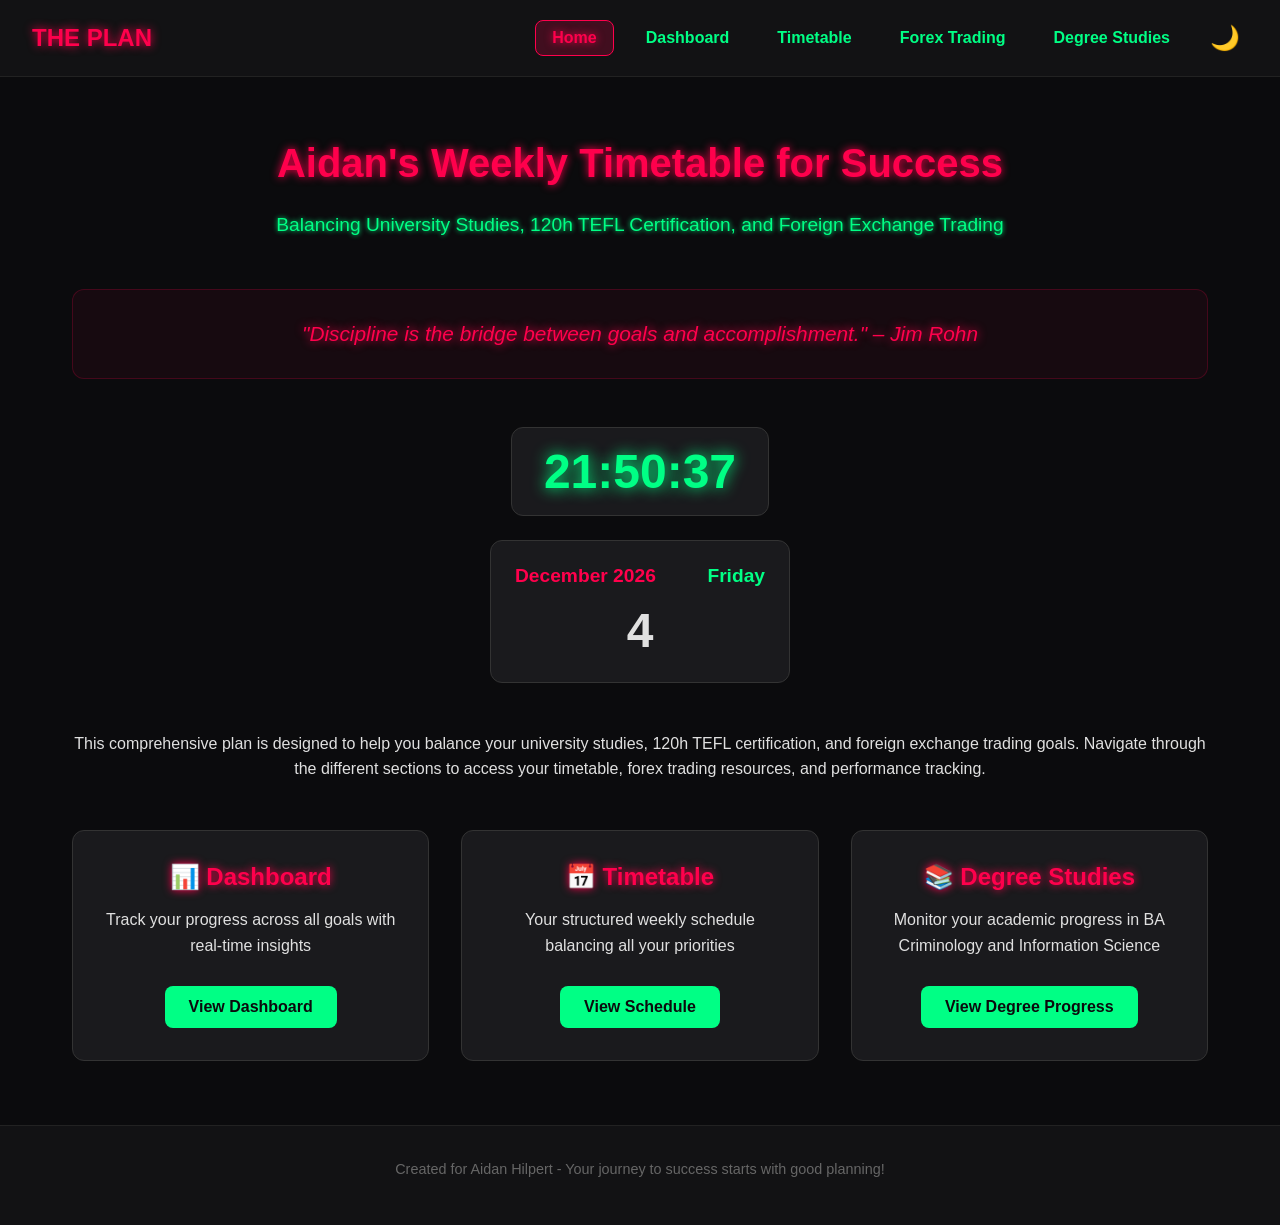
<file: index.html>
<!DOCTYPE html>
<html lang="en">
<head>
    <meta charset="UTF-8">
    <meta name="viewport" content="width=device-width, initial-scale=1.0">
    <title>Aidan's Weekly Timetable for Success</title>
    <link rel="stylesheet" href="style.css">
    <script src="script.js" defer></script>
</head>
<body>
    <header>
        <div class="logo">THE PLAN</div>
        <nav>
            <a href="index.html" class="nav-link active">Home</a>
            <a href="dashboard.html" class="nav-link">Dashboard</a>
            <a href="timetable.html" class="nav-link">Timetable</a>
            <a href="forex.html" class="nav-link">Forex Trading</a>
            <a href="degree.html" class="nav-link">Degree Studies</a>
            <button id="darkModeToggle">🌙</button>
        </nav>
    </header>

    <div class="container">
        <main class="home-main">
            <h1>Aidan's Weekly Timetable for Success</h1>
            <p class="subtitle">Balancing University Studies, 120h TEFL Certification, and Foreign Exchange Trading</p>
            
            <div class="quote-container" id="quoteContainer">
                <div class="quote-text">"Discipline is the bridge between goals and accomplishment." – Jim Rohn</div>
            </div>

            <section class="datetime-section">
                <div class="clock-container">
                    <span id="liveClock"></span>
                </div>
                <div class="calendar-container">
                    <div id="calendar"></div>
                </div>
            </section>
            
            <section class="intro">
                <p>This comprehensive plan is designed to help you balance your university studies, 120h TEFL certification, and foreign exchange trading goals. Navigate through the different sections to access your timetable, forex trading resources, and performance tracking.</p>
                
                <div class="home-features">
                    <div class="feature-card">
                        <h3>📊 Dashboard</h3>
                        <p>Track your progress across all goals with real-time insights</p>
                        <a href="dashboard.html" class="feature-link">View Dashboard</a>
                    </div>
                    
                    <div class="feature-card">
                        <h3>📅 Timetable</h3>
                        <p>Your structured weekly schedule balancing all your priorities</p>
                        <a href="timetable.html" class="feature-link">View Schedule</a>
                    </div>
                    

                    
                    <div class="feature-card">
                        <h3>📚 Degree Studies</h3>
                        <p>Monitor your academic progress in BA Criminology and Information Science</p>
                        <a href="degree.html" class="feature-link">View Degree Progress</a>
                    </div>
                </div>
            </section>
        </main>

        <footer>
            <p>Created for Aidan Hilpert - Your journey to success starts with good planning!</p>
        </footer>
    </div>
</body>
</html>
</file>
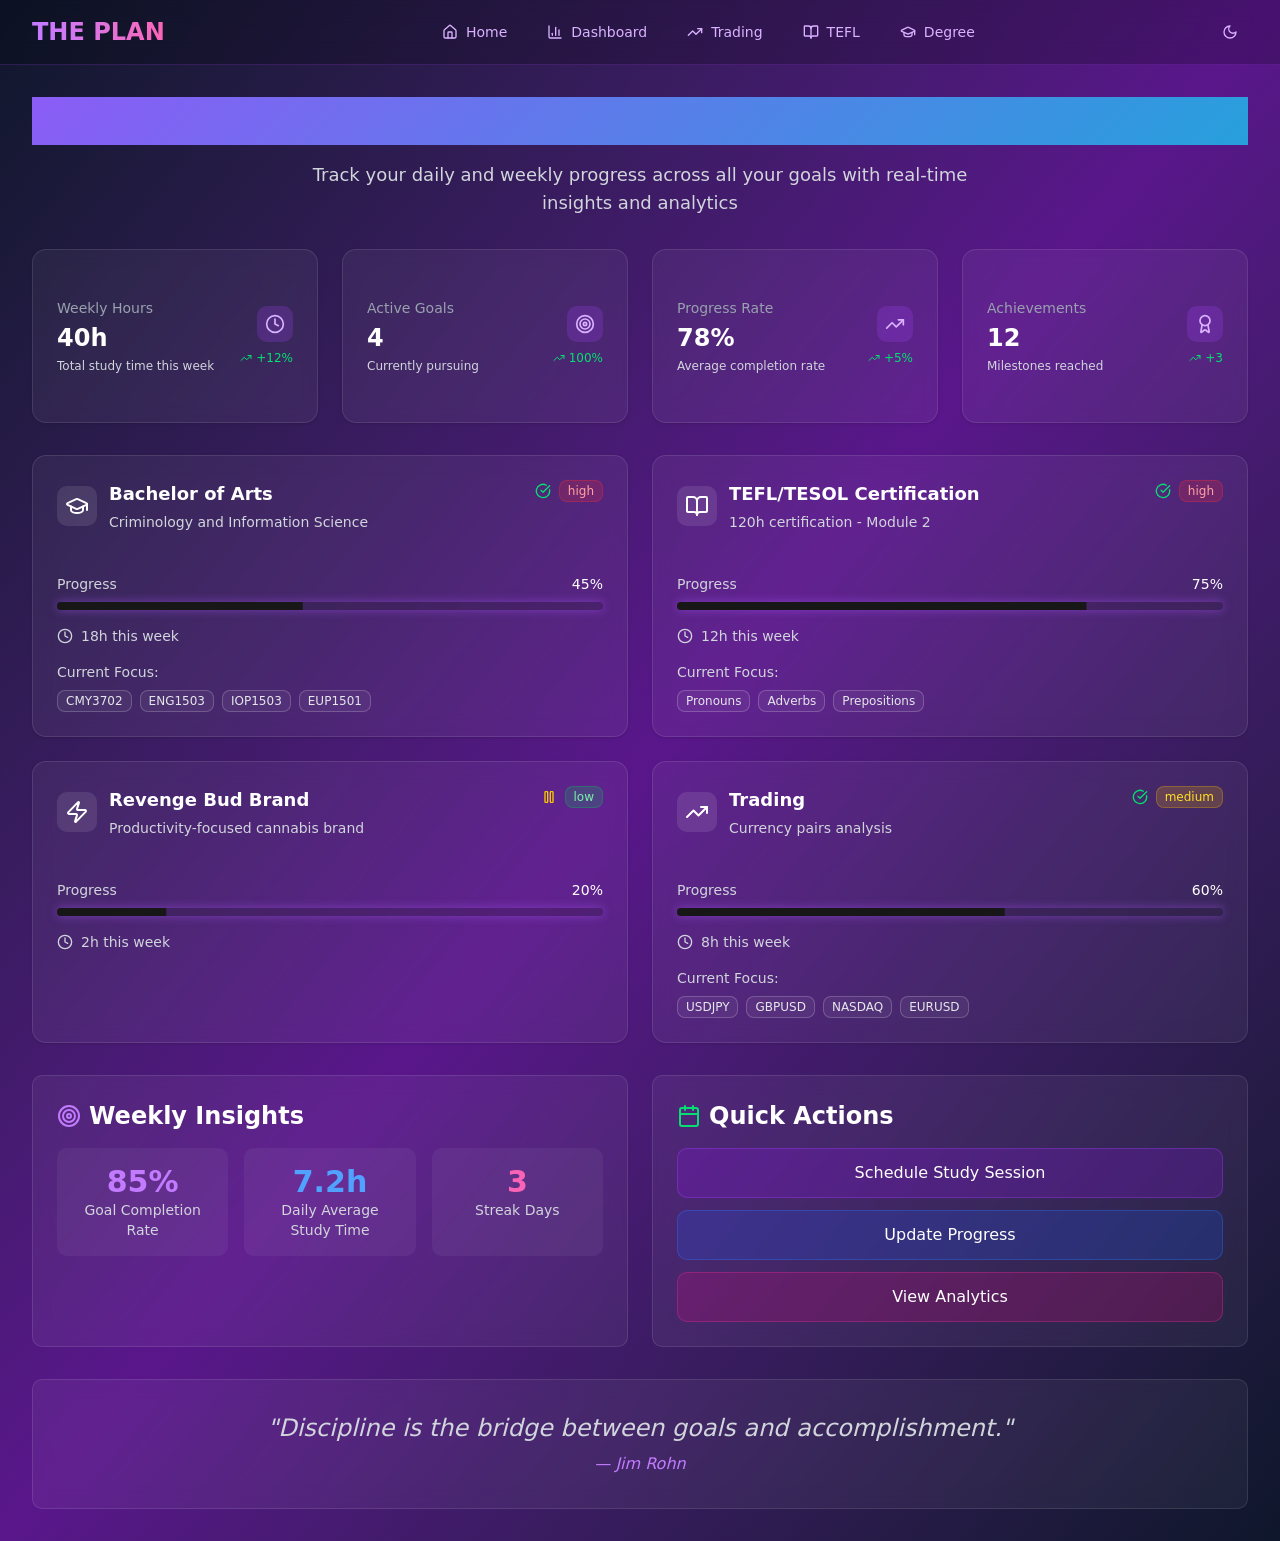
<file: dashboard.html>
<!doctype html>
<html lang="en">
  <head>
    <meta charset="UTF-8" />
    <link rel="icon" type="image/x-icon" href="/favicon.ico" />
    <meta name="viewport" content="width=device-width, initial-scale=1.0" />
    <title>Aidan's Progress Dashboard - THE PLAN</title>
    <script type="module" crossorigin src="/assets/index-BV8Q9hYt.js"></script>
    <link rel="stylesheet" crossorigin href="/assets/index-Di3t7HfI.css">
  </head>
  <body>
    <div id="root"></div>
  </body>
</html>
</file>
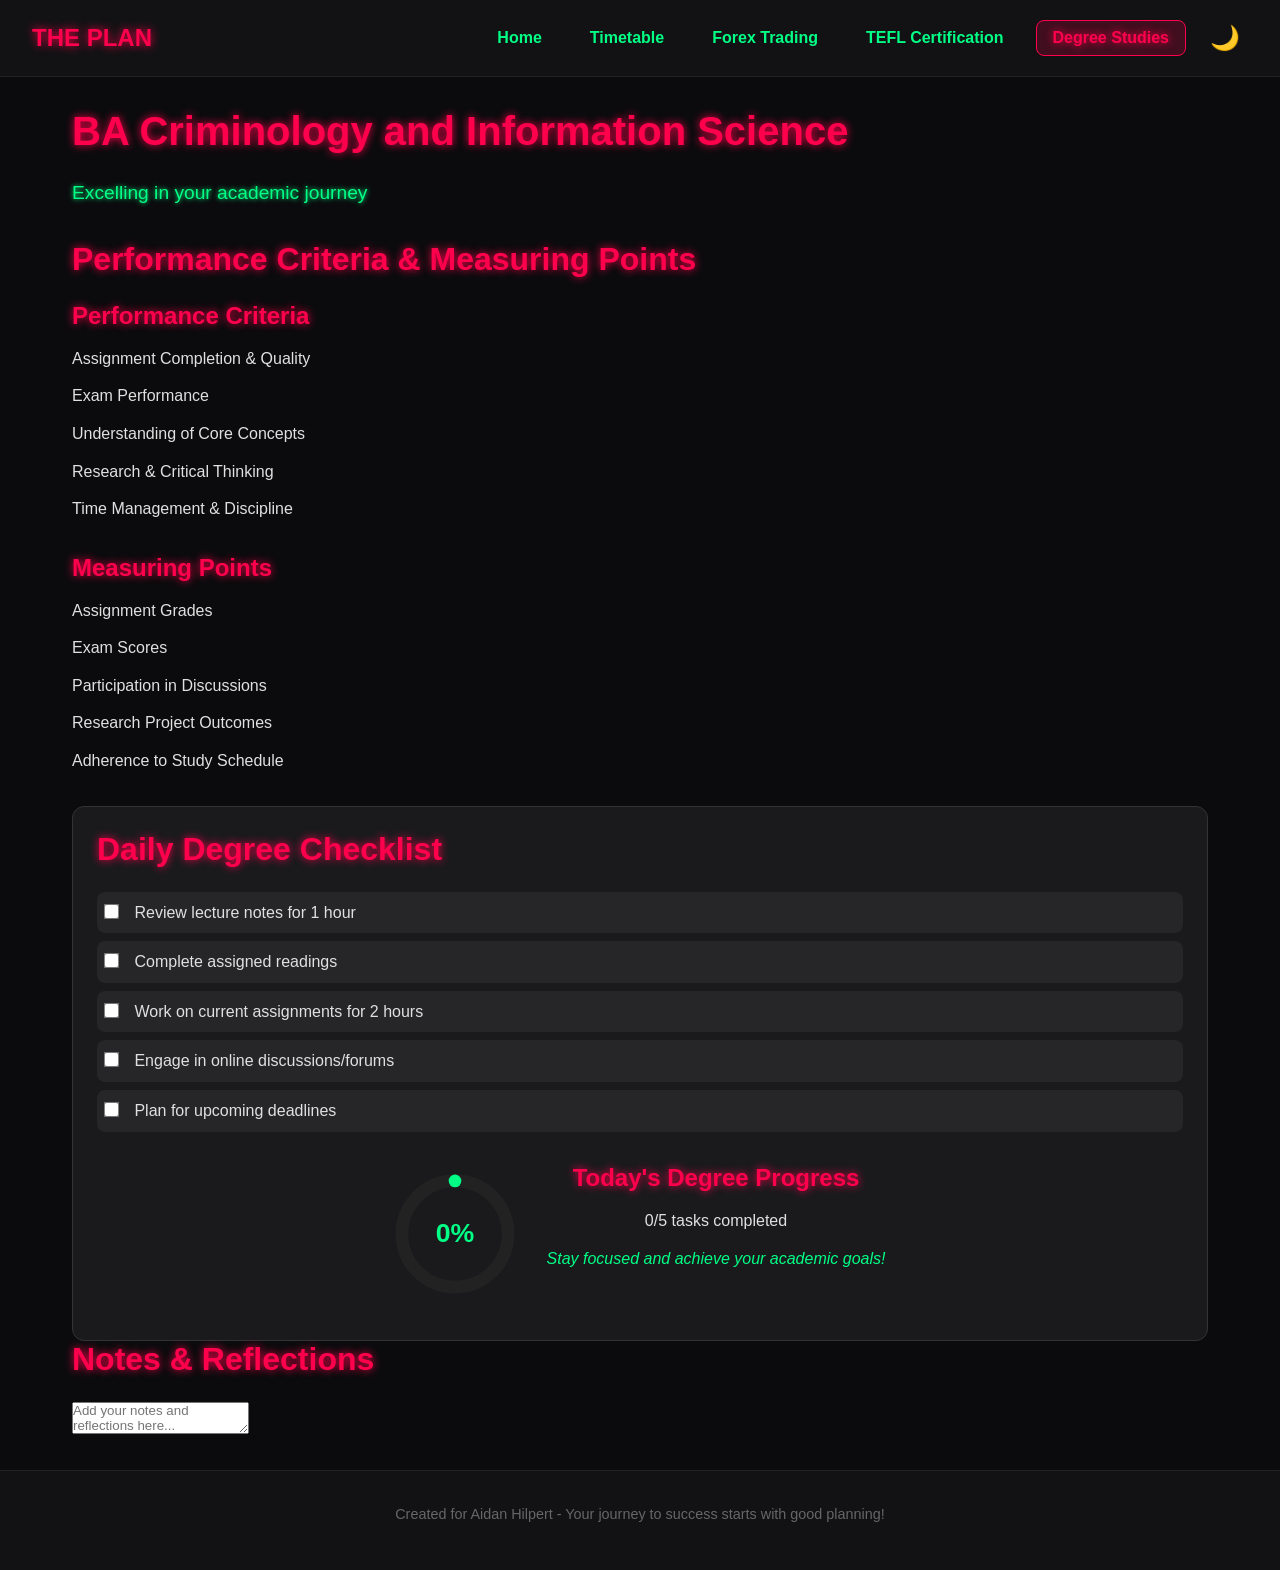
<file: degree.html>
<!DOCTYPE html>
<html lang="en">
<head>
    <meta charset="UTF-8">
    <meta name="viewport" content="width=device-width, initial-scale=1.0">
    <title>BA Criminology and Information Science - Aidan's Success Plan</title>
    <link rel="stylesheet" href="style.css">
    <script src="script.js" defer></script>
</head>
<body>
    <header>
        <div class="logo">THE PLAN</div>
        <nav>
            <a href="index.html" class="nav-link">Home</a>
            <a href="timetable.html" class="nav-link">Timetable</a>
            <a href="forex.html" class="nav-link">Forex Trading</a>
            <a href="tefl.html" class="nav-link">TEFL Certification</a>
            <a href="degree.html" class="nav-link active">Degree Studies</a>
            <button id="darkModeToggle">🌙</button>
        </nav>
    </header>

    <main>
        <section class="hero">
            <h1>BA Criminology and Information Science</h1>
            <p class="subtitle">Excelling in your academic journey</p>
        </section>

        <section class="content-section">
            <h2>Performance Criteria & Measuring Points</h2>
            <div class="criteria-grid">
                <div class="card">
                    <h3>Performance Criteria</h3>
                    <ul>
                        <li>Assignment Completion & Quality</li>
                        <li>Exam Performance</li>
                        <li>Understanding of Core Concepts</li>
                        <li>Research & Critical Thinking</li>
                        <li>Time Management & Discipline</li>
                    </ul>
                </div>
                <div class="card">
                    <h3>Measuring Points</h3>
                    <ul>
                        <li>Assignment Grades</li>
                        <li>Exam Scores</li>
                        <li>Participation in Discussions</li>
                        <li>Research Project Outcomes</li>
                        <li>Adherence to Study Schedule</li>
                    </ul>
                </div>
            </div>
        </section>

        <section class="checklist-section">
            <h2>Daily Degree Checklist</h2>
            <ul class="task-list" id="degreeTaskList">
                <li><label><input type="checkbox" class="degree-task" data-group="degree"> Review lecture notes for 1 hour</label></li>
                <li><label><input type="checkbox" class="degree-task" data-group="degree"> Complete assigned readings</label></li>
                <li><label><input type="checkbox" class="degree-task" data-group="degree"> Work on current assignments for 2 hours</label></li>
                <li><label><input type="checkbox" class="degree-task" data-group="degree"> Engage in online discussions/forums</label></li>
                <li><label><input type="checkbox" class="degree-task" data-group="degree"> Plan for upcoming deadlines</label></li>
            </ul>
            <div class="progress-summary">
                <div class="progress-circle">
                    <svg viewBox="0 0 36 36" class="circular-chart">
                        <path class="circle-bg" d="M18 2.0845 a 15.9155 15.9155 0 0 1 0 31.831 a 15.9155 15.9155 0 0 1 0 -31.831"/>
                        <path class="circle" stroke-dasharray="0, 100" d="M18 2.0845 a 15.9155 15.9155 0 0 1 0 31.831 a 15.9155 15.9155 0 0 1 0 -31.831"/>
                        <text x="18" y="20.35" class="percentage" id="degreeProgressPercent">0%</text>
                    </svg>
                </div>
                <div class="progress-text">
                    <h3>Today's Degree Progress</h3>
                    <p id="degreeTasksCompleted">0/5 tasks completed</p>
                    <p class="progress-motivation">Stay focused and achieve your academic goals!</p>
                </div>
            </div>
        </section>

        <section class="notes-section">
            <h2>Notes & Reflections</h2>
            <textarea class="notes-area" data-group="degree-notes" placeholder="Add your notes and reflections here..."></textarea>
        </section>
    </main>

    <footer>
        <p>Created for Aidan Hilpert - Your journey to success starts with good planning!</p>
    </footer>
</body>
</html>
</file>
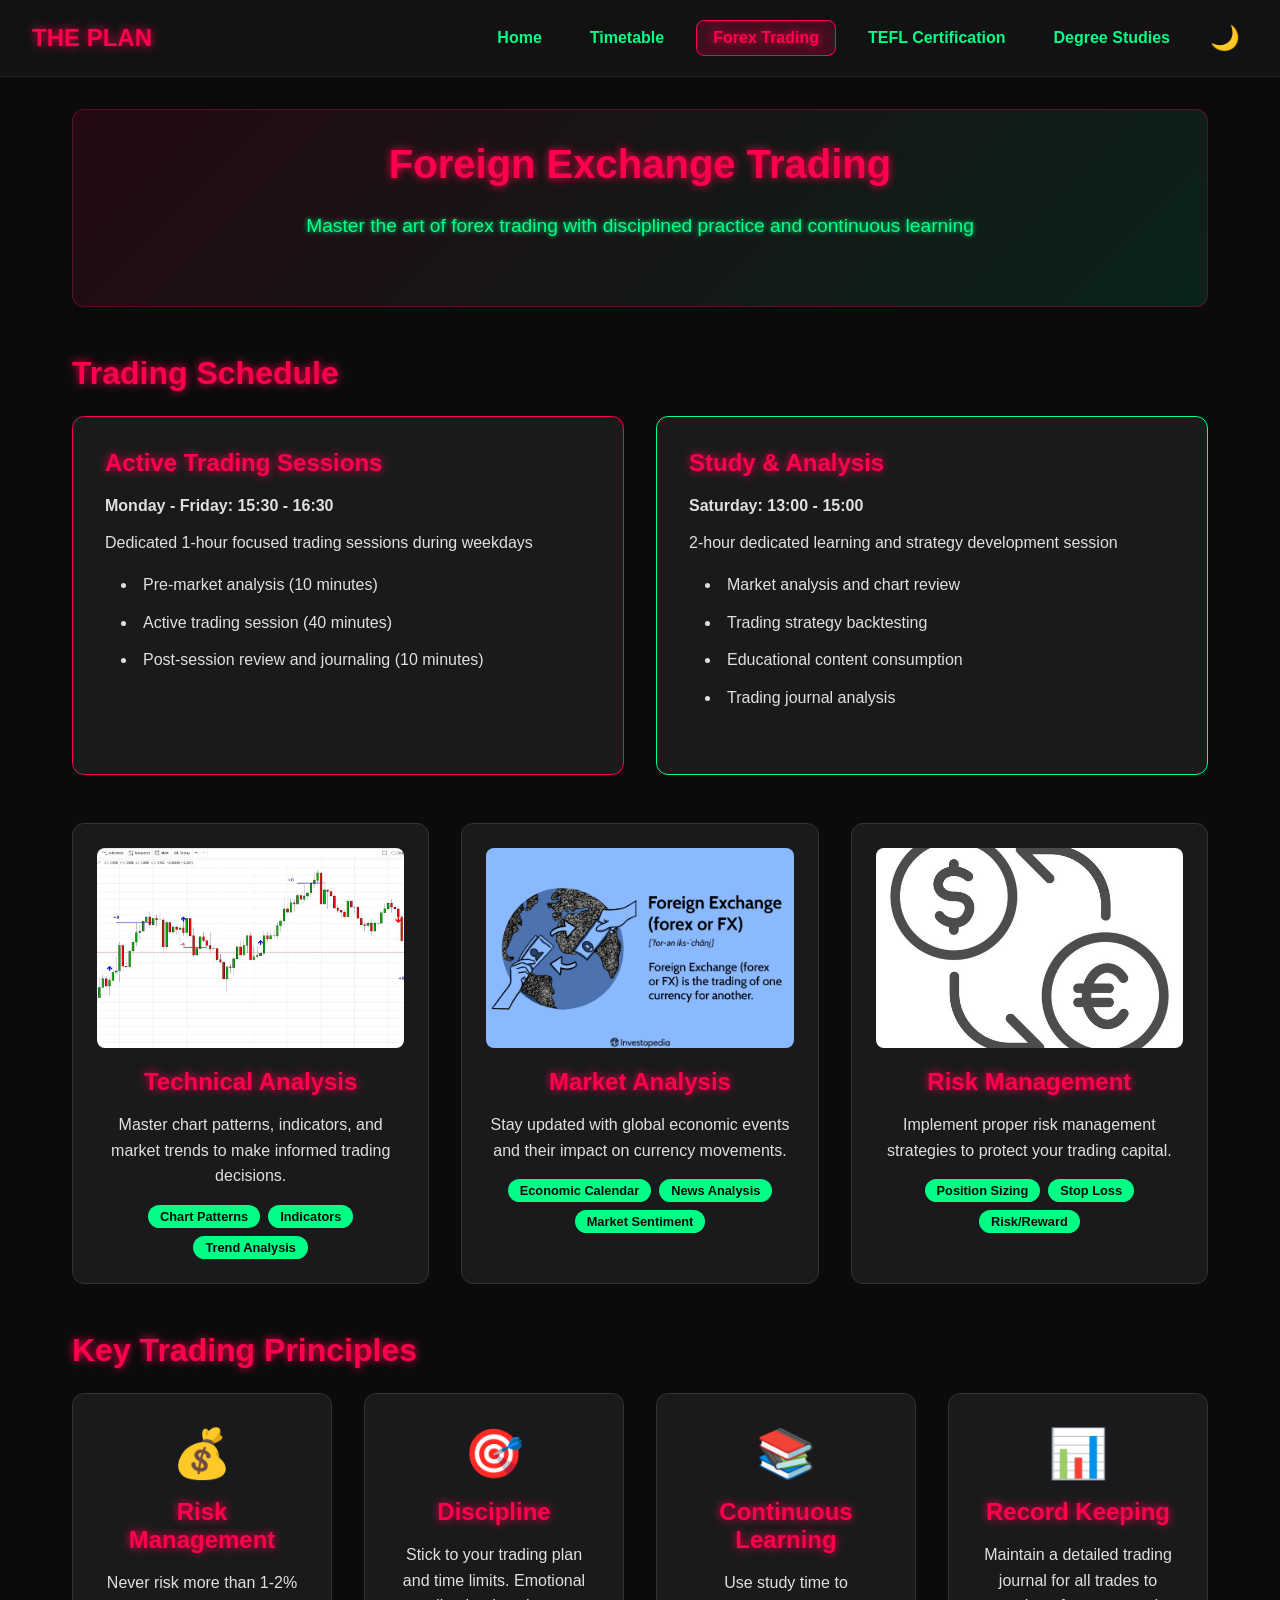
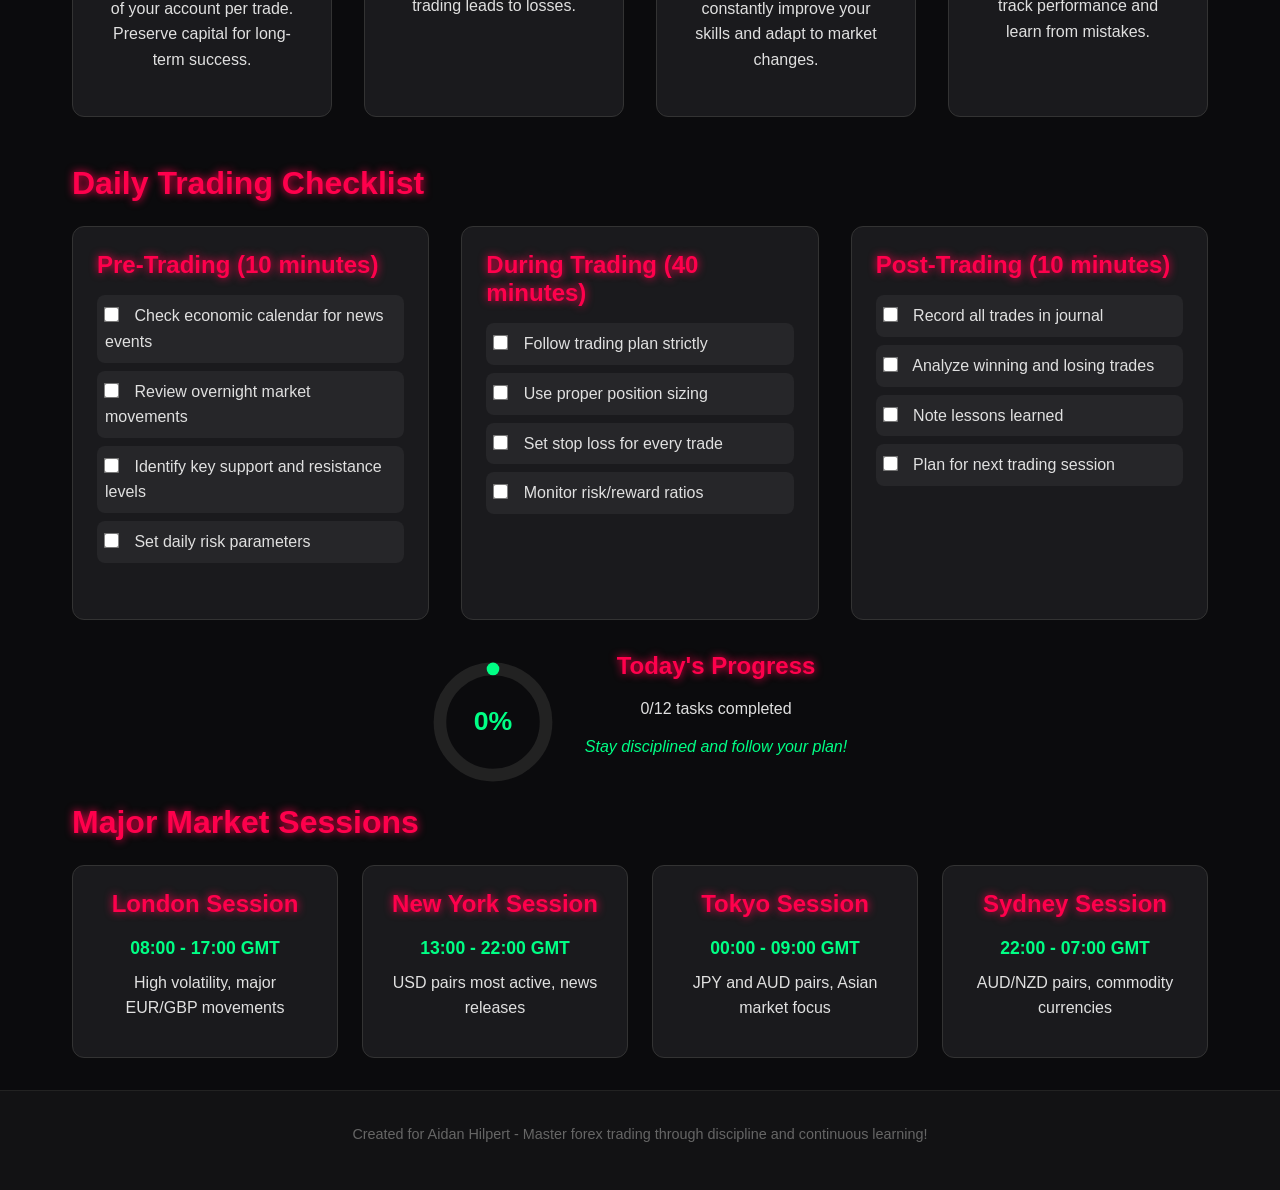
<file: forex.html>
<!DOCTYPE html>
<html lang="en">
<head>
    <meta charset="UTF-8">
    <meta name="viewport" content="width=device-width, initial-scale=1.0">
    <title>Foreign Exchange Trading - Aidan's Success Plan</title>
    <link rel="stylesheet" href="style.css">
    <script src="script.js" defer></script>
</head>
<body>
    <header>
        <div class="logo">THE PLAN</div>
        <nav>
            <a href="index.html" class="nav-link">Home</a>
            <a href="timetable.html" class="nav-link">Timetable</a>
            <a href="forex.html" class="nav-link active">Forex Trading</a>
            <a href="tefl.html" class="nav-link">TEFL Certification</a>
            <a href="degree.html" class="nav-link">Degree Studies</a>
            <button id="darkModeToggle">🌙</button>
        </nav>
    </header>

    <main>
        <section class="forex-hero">
            <h1>Foreign Exchange Trading</h1>
            <p class="subtitle">Master the art of forex trading with disciplined practice and continuous learning</p>
        </section>

        <section class="forex-schedule">
            <h2>Trading Schedule</h2>
            <div class="schedule-grid">
                <div class="schedule-card active-trading">
                    <h3>Active Trading Sessions</h3>
                    <p><strong>Monday - Friday: 15:30 - 16:30</strong></p>
                    <p>Dedicated 1-hour focused trading sessions during weekdays</p>
                    <div class="session-breakdown">
                        <ul>
                            <li>Pre-market analysis (10 minutes)</li>
                            <li>Active trading session (40 minutes)</li>
                            <li>Post-session review and journaling (10 minutes)</li>
                        </ul>
                    </div>
                </div>
                
                <div class="schedule-card study-time">
                    <h3>Study & Analysis</h3>
                    <p><strong>Saturday: 13:00 - 15:00</strong></p>
                    <p>2-hour dedicated learning and strategy development session</p>
                    <div class="session-breakdown">
                        <ul>
                            <li>Market analysis and chart review</li>
                            <li>Trading strategy backtesting</li>
                            <li>Educational content consumption</li>
                            <li>Trading journal analysis</li>
                        </ul>
                    </div>
                </div>
            </div>
        </section>

        <section class="forex-content">
            <div class="forex-cards">
                <div class="forex-card">
                    <img src="forex-chart.jpg" alt="Forex Trading Chart" class="forex-image">
                    <h3>Technical Analysis</h3>
                    <p>Master chart patterns, indicators, and market trends to make informed trading decisions.</p>
                    <div class="card-features">
                        <span class="feature-tag">Chart Patterns</span>
                        <span class="feature-tag">Indicators</span>
                        <span class="feature-tag">Trend Analysis</span>
                    </div>
                </div>
                
                <div class="forex-card">
                    <img src="forex-market.png" alt="Forex Market" class="forex-image">
                    <h3>Market Analysis</h3>
                    <p>Stay updated with global economic events and their impact on currency movements.</p>
                    <div class="card-features">
                        <span class="feature-tag">Economic Calendar</span>
                        <span class="feature-tag">News Analysis</span>
                        <span class="feature-tag">Market Sentiment</span>
                    </div>
                </div>

                <div class="forex-card">
                    <img src="forex-icon.jpg" alt="Forex Trading" class="forex-image">
                    <h3>Risk Management</h3>
                    <p>Implement proper risk management strategies to protect your trading capital.</p>
                    <div class="card-features">
                        <span class="feature-tag">Position Sizing</span>
                        <span class="feature-tag">Stop Loss</span>
                        <span class="feature-tag">Risk/Reward</span>
                    </div>
                </div>
            </div>
        </section>

        <section class="trading-principles">
            <h2>Key Trading Principles</h2>
            <div class="principles-grid">
                <div class="principle-card">
                    <div class="principle-icon">💰</div>
                    <h3>Risk Management</h3>
                    <p>Never risk more than 1-2% of your account per trade. Preserve capital for long-term success.</p>
                </div>
                
                <div class="principle-card">
                    <div class="principle-icon">🎯</div>
                    <h3>Discipline</h3>
                    <p>Stick to your trading plan and time limits. Emotional trading leads to losses.</p>
                </div>
                
                <div class="principle-card">
                    <div class="principle-icon">📚</div>
                    <h3>Continuous Learning</h3>
                    <p>Use study time to constantly improve your skills and adapt to market changes.</p>
                </div>
                
                <div class="principle-card">
                    <div class="principle-icon">📊</div>
                    <h3>Record Keeping</h3>
                    <p>Maintain a detailed trading journal for all trades to track performance and learn from mistakes.</p>
                </div>
            </div>
        </section>

        <section class="trading-checklist">
            <h2>Daily Trading Checklist</h2>
            <div class="checklist-container">
                <div class="checklist-section">
                    <h3>Pre-Trading (10 minutes)</h3>
                    <ul class="task-list" id="preTradeList">
                        <li><label><input type="checkbox" class="forex-task" data-category="pre"> Check economic calendar for news events</label></li>
                        <li><label><input type="checkbox" class="forex-task" data-category="pre"> Review overnight market movements</label></li>
                        <li><label><input type="checkbox" class="forex-task" data-category="pre"> Identify key support and resistance levels</label></li>
                        <li><label><input type="checkbox" class="forex-task" data-category="pre"> Set daily risk parameters</label></li>
                    </ul>
                </div>

                <div class="checklist-section">
                    <h3>During Trading (40 minutes)</h3>
                    <ul class="task-list" id="duringTradeList">
                        <li><label><input type="checkbox" class="forex-task" data-category="during"> Follow trading plan strictly</label></li>
                        <li><label><input type="checkbox" class="forex-task" data-category="during"> Use proper position sizing</label></li>
                        <li><label><input type="checkbox" class="forex-task" data-category="during"> Set stop loss for every trade</label></li>
                        <li><label><input type="checkbox" class="forex-task" data-category="during"> Monitor risk/reward ratios</label></li>
                    </ul>
                </div>

                <div class="checklist-section">
                    <h3>Post-Trading (10 minutes)</h3>
                    <ul class="task-list" id="postTradeList">
                        <li><label><input type="checkbox" class="forex-task" data-category="post"> Record all trades in journal</label></li>
                        <li><label><input type="checkbox" class="forex-task" data-category="post"> Analyze winning and losing trades</label></li>
                        <li><label><input type="checkbox" class="forex-task" data-category="post"> Note lessons learned</label></li>
                        <li><label><input type="checkbox" class="forex-task" data-category="post"> Plan for next trading session</label></li>
                    </ul>
                </div>
            </div>

            <div class="progress-summary">
                <div class="progress-circle">
                    <svg viewBox="0 0 36 36" class="circular-chart">
                        <path class="circle-bg" d="M18 2.0845 a 15.9155 15.9155 0 0 1 0 31.831 a 15.9155 15.9155 0 0 1 0 -31.831"/>
                        <path class="circle" stroke-dasharray="0, 100" d="M18 2.0845 a 15.9155 15.9155 0 0 1 0 31.831 a 15.9155 15.9155 0 0 1 0 -31.831"/>
                        <text x="18" y="20.35" class="percentage" id="forexProgressPercent">0%</text>
                    </svg>
                </div>
                <div class="progress-text">
                    <h3>Today's Progress</h3>
                    <p id="forexTasksCompleted">0/12 tasks completed</p>
                    <p class="progress-motivation">Stay disciplined and follow your plan!</p>
                </div>
            </div>
        </section>

        <section class="market-hours">
            <h2>Major Market Sessions</h2>
            <div class="market-sessions">
                <div class="session-card">
                    <h3>London Session</h3>
                    <p class="session-time">08:00 - 17:00 GMT</p>
                    <p>High volatility, major EUR/GBP movements</p>
                </div>
                
                <div class="session-card">
                    <h3>New York Session</h3>
                    <p class="session-time">13:00 - 22:00 GMT</p>
                    <p>USD pairs most active, news releases</p>
                </div>
                
                <div class="session-card">
                    <h3>Tokyo Session</h3>
                    <p class="session-time">00:00 - 09:00 GMT</p>
                    <p>JPY and AUD pairs, Asian market focus</p>
                </div>
                
                <div class="session-card">
                    <h3>Sydney Session</h3>
                    <p class="session-time">22:00 - 07:00 GMT</p>
                    <p>AUD/NZD pairs, commodity currencies</p>
                </div>
            </div>
        </section>
    </main>

    <footer>
        <p>Created for Aidan Hilpert - Master forex trading through discipline and continuous learning!</p>
    </footer>
</body>
</html>
</file>
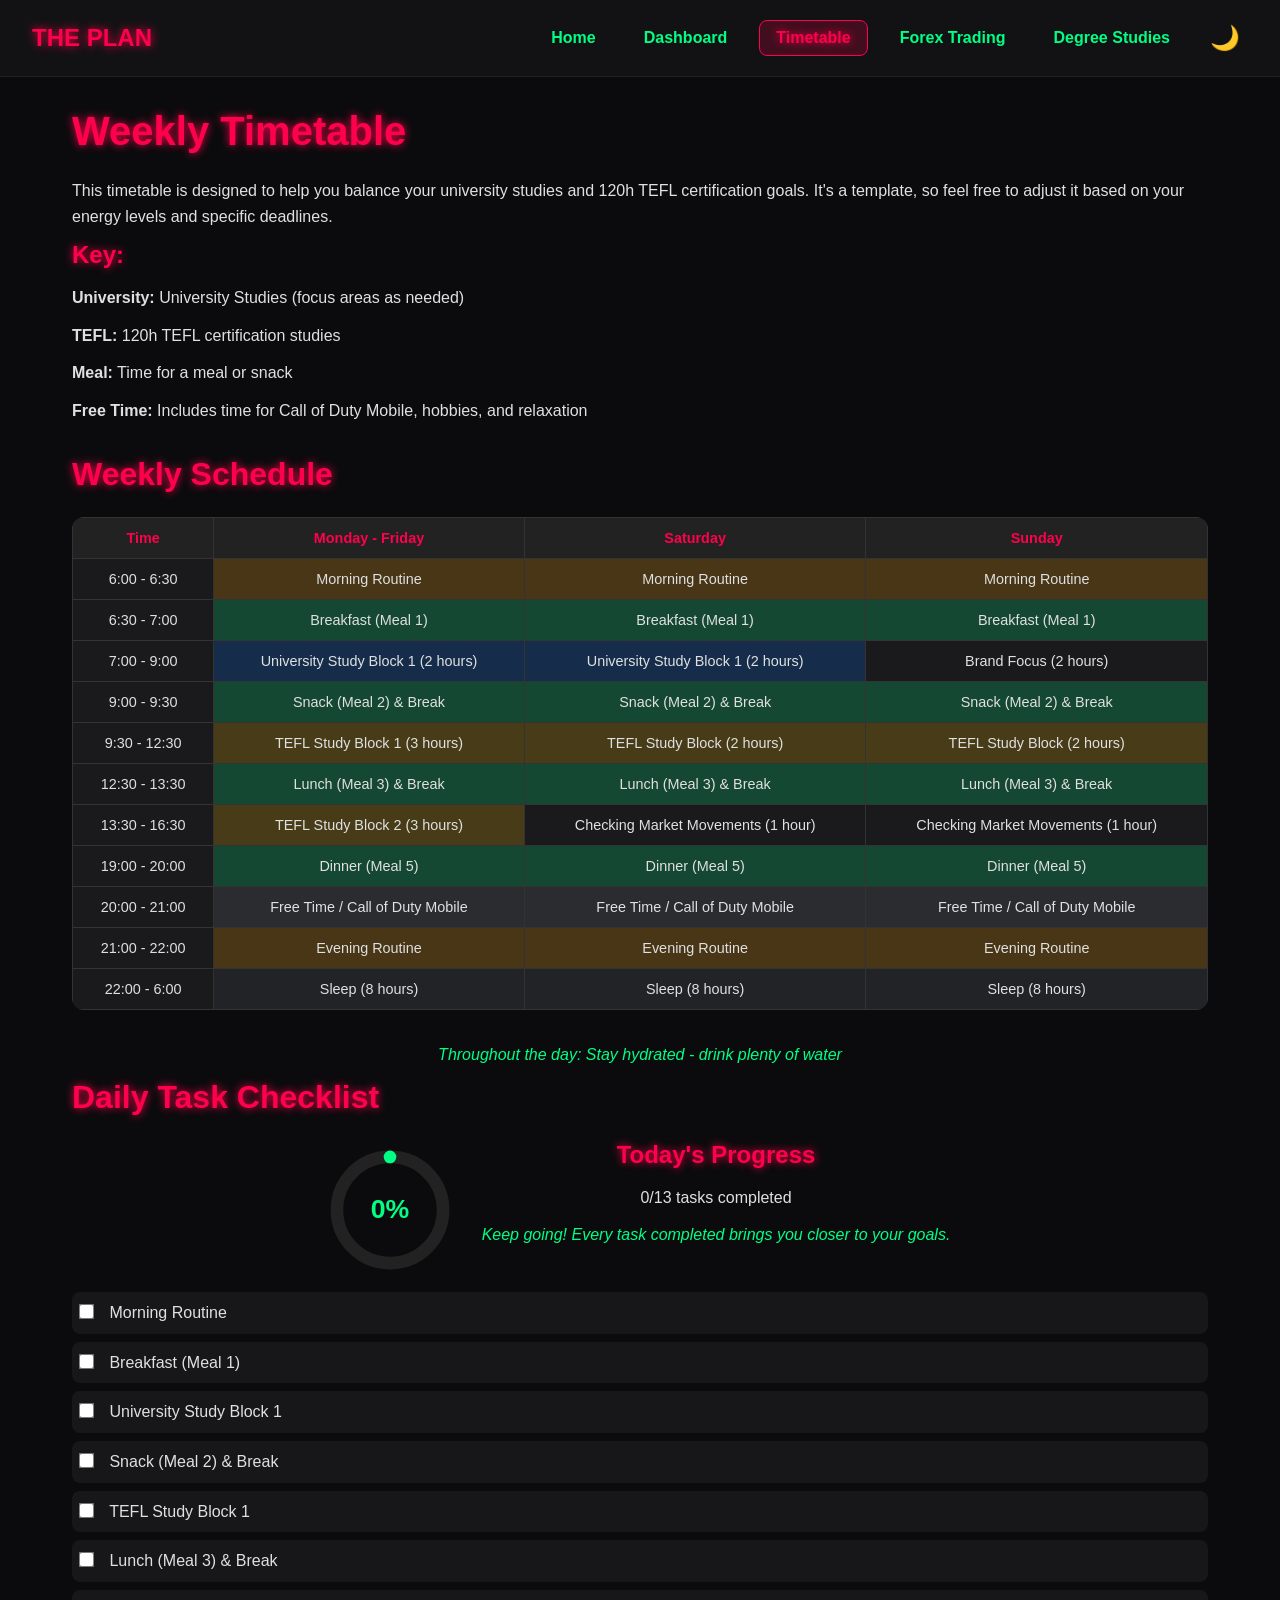
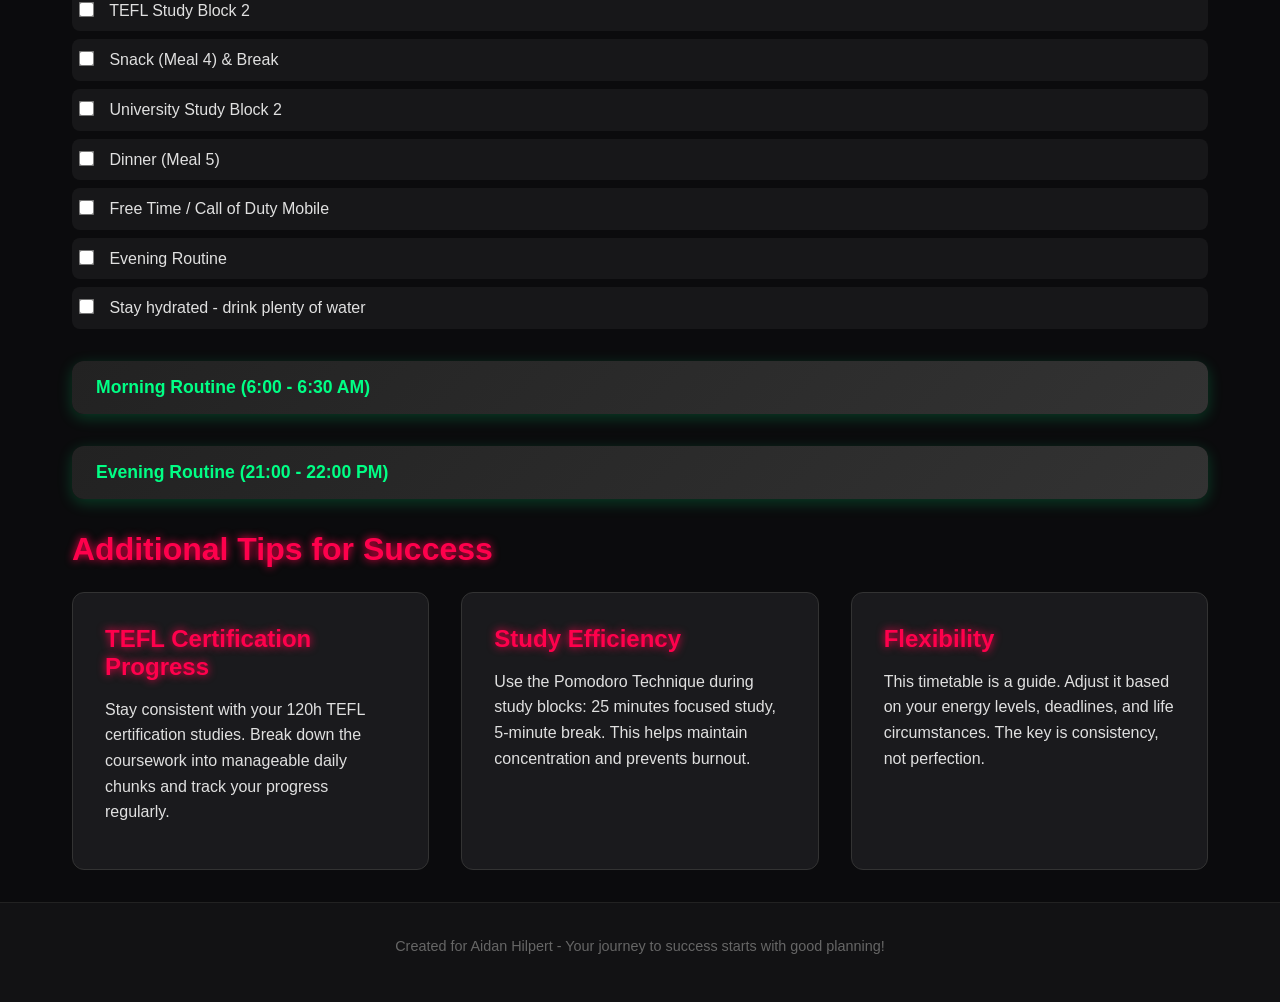
<file: timetable.html>
<!DOCTYPE html>
<html lang="en">
<head>
    <meta charset="UTF-8">
    <meta name="viewport" content="width=device-width, initial-scale=1.0">
    <title>Weekly Timetable - Aidan's Success Plan</title>
    <link rel="stylesheet" href="style.css">
    <script src="script.js" defer></script>
</head>
<body>
    <header>
        <div class="logo">THE PLAN</div>
        <nav>
            <a href="index.html" class="nav-link">Home</a>
            <a href="dashboard.html" class="nav-link">Dashboard</a>
            <a href="timetable.html" class="nav-link active">Timetable</a>
            <a href="forex.html" class="nav-link">Forex Trading</a>
            <a href="degree.html" class="nav-link">Degree Studies</a>
            <button id="darkModeToggle">🌙</button>
        </nav>
    </header>

    <div class="container">
        <main>
            <section class="intro">
                <h1>Weekly Timetable</h1>
                <p>This timetable is designed to help you balance your university studies and 120h TEFL certification goals. It's a template, so feel free to adjust it based on your energy levels and specific deadlines.</p>
                
                <div class="key">
                    <h3>Key:</h3>
                    <ul>
                        <li><strong>University:</strong> University Studies (focus areas as needed)</li>
                        <li><strong>TEFL:</strong> 120h TEFL certification studies</li>
                        <li><strong>Meal:</strong> Time for a meal or snack</li>
                        <li><strong>Free Time:</strong> Includes time for Call of Duty Mobile, hobbies, and relaxation</li>
                    </ul>
                </div>
            </section>

            <section class="timetable-section">
                <h2>Weekly Schedule</h2>
                <div class="table-container">
                    <table class="timetable-table">
                        <thead>
                            <tr>
                                <th>Time</th>
                                <th>Monday - Friday</th>
                                <th>Saturday</th>
                                <th>Sunday</th>
                            </tr>
                        </thead>
                        <tbody>
                            <tr>
                                <td>6:00 - 6:30</td>
                                <td class="morning-routine">Morning Routine</td>
                                <td class="morning-routine">Morning Routine</td>
                                <td class="morning-routine">Morning Routine</td>
                            </tr>
                            <tr>
                                <td>6:30 - 7:00</td>
                                <td class="meal">Breakfast (Meal 1)</td>
                                <td class="meal">Breakfast (Meal 1)</td>
                                <td class="meal">Breakfast (Meal 1)</td>
                            </tr>
                            <tr>
                                <td>7:00 - 9:00</td>
                                <td class="university-study">University Study Block 1 (2 hours)</td>
                                <td class="university-study">University Study Block 1 (2 hours)</td>
                                <td class="brand-focus">Brand Focus (2 hours)</td>
                            <tr>
                                <td>9:00 - 9:30</td>
                                <td class="meal">Snack (Meal 2) & Break</td>
                                <td class="meal">Snack (Meal 2) & Break</td>
                                <td class="meal">Snack (Meal 2) & Break</td>
                            </tr>
                            <tr>
                                <td>9:30 - 12:30</td>
                                <td class="tefl-study">TEFL Study Block 1 (3 hours)</td>
                                <td class="tefl-study">TEFL Study Block (2 hours)</td>
                                <td class="tefl-study">TEFL Study Block (2 hours)</td>
                            </tr>
                            <tr>
                                <td>12:30 - 13:30</td>
                                <td class="meal">Lunch (Meal 3) & Break</td>
                                <td class="meal">Lunch (Meal 3) & Break</td>
                                <td class="meal">Lunch (Meal 3) & Break</td>
                            </tr>
                            <tr>
                                <td>13:30 - 16:30</td>
                                <td class="tefl-study">TEFL Study Block 2 (3 hours)</td>
                                <td class="market-movements">Checking Market Movements (1 hour)</td>
                                <td class="market-movements">Checking Market Movements (1 hour)</td>
                            </tr>
                            <tr>
                                <td>19:00 - 20:00</td>
                                <td class="meal">Dinner (Meal 5)</td>
                                <td class="meal">Dinner (Meal 5)</td>
                                <td class="meal">Dinner (Meal 5)</td>
                            </tr>
                            <tr>
                                <td>20:00 - 21:00</td>
                                <td class="free-time">Free Time / Call of Duty Mobile</td>
                                <td class="free-time">Free Time / Call of Duty Mobile</td>
                                <td class="free-time">Free Time / Call of Duty Mobile</td>
                            </tr>
                            <tr>
                                <td>21:00 - 22:00</td>
                                <td class="evening-routine">Evening Routine</td>
                                <td class="evening-routine">Evening Routine</td>
                                <td class="evening-routine">Evening Routine</td>
                            </tr>
                            <tr>
                                <td>22:00 - 6:00</td>
                                <td class="sleep">Sleep (8 hours)</td>
                                <td class="sleep">Sleep (8 hours)</td>
                                <td class="sleep">Sleep (8 hours)</td>
                            </tr>
                        </tbody>
                    </table>
                </div>
                <p class="hydration-note"><em>Throughout the day: Stay hydrated - drink plenty of water</em></p>
            </section>

            <section class="daily-checklist">
                <h2>Daily Task Checklist</h2>
                <div class="progress-summary">
                    <div class="progress-circle">
                        <svg viewBox="0 0 36 36" class="circular-chart">
                            <path class="circle-bg" d="M18 2.0845 a 15.9155 15.9155 0 0 1 0 31.831 a 15.9155 15.9155 0 0 1 0 -31.831"/>
                            <path class="circle" stroke-dasharray="0, 100" d="M18 2.0845 a 15.9155 15.9155 0 0 1 0 31.831 a 15.9155 15.9155 0 0 1 0 -31.831"/>
                            <text x="18" y="20.35" class="percentage" id="progressPercent">0%</text>
                        </svg>
                    </div>
                    <div class="progress-text">
                        <h3>Today's Progress</h3>
                        <p id="tasksCompleted">0/13 tasks completed</p>
                        <p class="progress-motivation">Keep going! Every task completed brings you closer to your goals.</p>
                    </div>
                </div>
                
                <ul class="task-list" id="taskList">
                    <!-- Tasks will be loaded by JavaScript -->
                </ul>
            </section>

            <section class="routines">
                <div class="collapsible-section">
                    <button class="collapsible">Morning Routine (6:00 - 6:30 AM)</button>
                    <div class="content">
                        <p>This routine is designed to enhance productivity and set a positive tone for your day.</p>
                        <ul>
                            <li><strong>6:00 AM - Wake Up & Hydrate:</strong> Avoid hitting snooze. Get out of bed immediately. Drink a large glass of water (250-500ml) to rehydrate your body after sleep. Consider adding a squeeze of lemon for an extra boost.</li>
                            <li><strong>6:05 AM - Light Stretching/Movement:</strong> Engage in 5-10 minutes of gentle stretching, yoga, or light calisthenics. This helps to wake up your body, improve circulation, and clear your mind. You can also do a few minutes of jumping jacks or a brisk walk around your living space.</li>
                            <li><strong>6:15 AM - Quick Review & Goal Setting:</strong> Spend 5-10 minutes reviewing your timetable for the day and identifying your top 1-3 priorities for your University studies and TEFL certification goals. Write them down. This provides clarity and focus.</li>
                            <li><strong>6:25 AM - Personal Hygiene & Get Dressed:</strong> Complete your personal hygiene (brush teeth, wash face) and get dressed in comfortable clothes that make you feel ready to tackle the day. Avoid staying in pajamas.</li>
                        </ul>
                    </div>
                </div>

                <div class="collapsible-section">
                    <button class="collapsible">Evening Routine (21:00 - 22:00 PM)</button>
                    <div class="content">
                        <p>This routine focuses on relaxation, winding down, and preparing for restful sleep.</p>
                        <ul>
                            <li><strong>21:00 PM - Digital Detox & Wind Down:</strong> Power down all electronic devices (phone, computer, gaming console). Engage in calming activities like reading a physical book, listening to soothing music, or journaling about your day. Avoid stimulating content or work-related tasks.</li>
                            <li><strong>21:30 PM - Personal Reflection & Gratitude:</strong> Spend 10-15 minutes reflecting on your day. Acknowledge your achievements, no matter how small. Practice gratitude by listing 3 things you are thankful for. This helps to shift your mindset to a positive state.</li>
                            <li><strong>21:45 PM - Prepare for Tomorrow:</strong> Lay out your clothes for the next day, pack your bag if needed, and ensure your study space is tidy. This minimizes morning stress and saves time.</li>
                            <li><strong>21:55 PM - Light Snack (Meal 6, if needed) & Hydration:</strong> If you feel hungry, have a small, easily digestible snack (e.g., a handful of nuts, a piece of fruit). Drink a glass of water. Avoid heavy meals or sugary drinks close to bedtime.</li>
                            <li><strong>22:00 PM - Prepare for Sleep:</strong> Dim the lights, ensure your bedroom is cool, dark, and quiet. Begin your sleep routine (e.g., brush teeth, wash face). Aim to be in bed by 22:00 to ensure 8 hours of sleep.</li>
                        </ul>
                    </div>
                </div>
            </section>

            <section class="tips">
                <h2>Additional Tips for Success</h2>
                <div class="tips-grid">
                    <div class="tip-card">
                        <h3>TEFL Certification Progress</h3>
                        <p>Stay consistent with your 120h TEFL certification studies. Break down the coursework into manageable daily chunks and track your progress regularly.</p>
                    </div>
                    <div class="tip-card">
                        <h3>Study Efficiency</h3>
                        <p>Use the Pomodoro Technique during study blocks: 25 minutes focused study, 5-minute break. This helps maintain concentration and prevents burnout.</p>
                    </div>
                    <div class="tip-card">
                        <h3>Flexibility</h3>
                        <p>This timetable is a guide. Adjust it based on your energy levels, deadlines, and life circumstances. The key is consistency, not perfection.</p>
                    </div>
                </div>
            </section>
        </main>

        <footer>
            <p>Created for Aidan Hilpert - Your journey to success starts with good planning!</p>
        </footer>
    </div>
</body>
</html>
</file>
<file: style.css>
/* Reset & base */
* {
  box-sizing: border-box;
  margin: 0;
  padding: 0;
  font-family: 'Segoe UI', Tahoma, Geneva, Verdana, sans-serif;
}

body {
  background: #0B0B0D;
  color: #E0E0E0;
  min-height: 100vh;
  display: flex;
  flex-direction: column;
}

.container {
  flex: 1;
  display: flex;
  flex-direction: column;
}

a {
  color: #00FF85;
  text-decoration: none;
  transition: all 0.3s ease;
}

a:hover, a.nav-link.active {
  color: #FF004C;
  text-shadow: 0 0 8px #FF004C;
}

header {
  background: #121214;
  padding: 1rem 2rem;
  display: flex;
  justify-content: space-between;
  align-items: center;
  border-bottom: 1px solid #222;
  position: sticky;
  top: 0;
  z-index: 100;
}

.logo {
  font-size: 1.5rem;
  font-weight: 900;
  color: #FF004C;
  text-shadow: 0 0 10px #FF004C;
}

nav {
  display: flex;
  align-items: center;
  gap: 1rem;
}

.nav-link {
  font-weight: 600;
  padding: 0.5rem 1rem;
  border-radius: 8px;
  transition: all 0.3s ease;
  position: relative;
}

.nav-link:hover {
  background: rgba(255, 0, 76, 0.1);
  transform: translateY(-2px);
}

.nav-link.active {
  background: rgba(255, 0, 76, 0.2);
  border: 1px solid #FF004C;
}

#darkModeToggle {
  background: transparent;
  border: none;
  color: #00FF85;
  font-size: 1.5rem;
  cursor: pointer;
  transition: all 0.3s ease;
  padding: 0.5rem;
  border-radius: 50%;
}

#darkModeToggle:hover {
  color: #FF004C;
  text-shadow: 0 0 8px #FF004C;
  background: rgba(255, 0, 76, 0.1);
  transform: rotate(180deg);
}

main {
  flex-grow: 1;
  padding: 2rem;
  max-width: 1200px;
  margin: 0 auto;
  width: 100%;
}

.home-main {
  text-align: center;
  padding: 4rem 2rem;
}

h1, h2, h3 {
  color: #FF004C;
  text-shadow: 0 0 8px #FF004C;
  margin-bottom: 1rem;
}

h1 {
  font-size: 2.5rem;
  margin-bottom: 1.5rem;
}

h2 {
  font-size: 2rem;
  margin-bottom: 1.5rem;
}

h3 {
  font-size: 1.5rem;
}

p, li, label {
  line-height: 1.6;
  margin-bottom: 0.75rem;
}

.subtitle {
  font-size: 1.2rem;
  color: #00FF85;
  margin-bottom: 2rem;
  text-shadow: 0 0 5px #00FF85;
}

ul {
  list-style: none;
  margin-bottom: 2rem;
}

.routine-section ul {
  list-style: disc inside;
  margin-left: 1rem;
}

/* Home page features */
.home-features {
  display: grid;
  grid-template-columns: repeat(auto-fit, minmax(300px, 1fr));
  gap: 2rem;
  margin-top: 3rem;
}

.feature-card {
  background: #1A1A1D;
  padding: 2rem;
  border-radius: 12px;
  border: 1px solid #333;
  transition: all 0.3s ease;
  text-align: center;
}

.feature-card:hover {
  transform: translateY(-5px);
  border-color: #00FF85;
  box-shadow: 0 10px 30px rgba(0, 255, 133, 0.2);
}

.feature-link {
  display: inline-block;
  margin-top: 1rem;
  padding: 0.75rem 1.5rem;
  background: #00FF85;
  color: #0B0B0D;
  border-radius: 8px;
  font-weight: 600;
  transition: all 0.3s ease;
}

.feature-link:hover {
  background: #FF004C;
  color: #E0E0E0;
  transform: scale(1.05);
}

/* Quote container */
.quote-container {
  margin: 3rem 0;
  font-style: italic;
  font-size: 1.3rem;
  color: #FF004C;
  text-shadow: 0 0 10px #FF004C;
  padding: 2rem;
  background: rgba(255, 0, 76, 0.05);
  border-radius: 12px;
  border: 1px solid rgba(255, 0, 76, 0.2);
}

/* Date and Time Section */
.datetime-section {
  display: flex;
  flex-direction: column;
  align-items: center;
  gap: 1.5rem;
  margin-bottom: 3rem;
}

.clock-container {
  font-size: 3rem;
  font-weight: bold;
  color: #00FF85;
  text-shadow: 0 0 15px #00FF85;
  background: #1A1A1D;
  padding: 1rem 2rem;
  border-radius: 12px;
  border: 1px solid #333;
}

.calendar-container {
  background: #1A1A1D;
  padding: 1.5rem;
  border-radius: 12px;
  border: 1px solid #333;
  width: 100%;
  max-width: 300px;
}

.calendar-header {
  display: flex;
  justify-content: space-between;
  align-items: center;
  margin-bottom: 1rem;
  font-size: 1.2rem;
  font-weight: bold;
  color: #FF004C;
}

.calendar-day-of-week {
  color: #00FF85;
}

.calendar-date {
  font-size: 3rem;
  font-weight: bold;
  text-align: center;
  color: #E0E0E0;
}

/* Task lists and progress */
.task-list li {
  margin-bottom: 0.5rem;
  padding: 0.5rem;
  background: rgba(255, 255, 255, 0.05);
  border-radius: 8px;
  transition: all 0.3s ease;
}

.task-list li:hover {
  background: rgba(0, 255, 133, 0.1);
}

.task-list input[type="checkbox"] {
  margin-right: 0.75rem;
  cursor: pointer;
  accent-color: #00FF85;
  transform: scale(1.2);
}

.progress-summary {
  display: flex;
  align-items: center;
  gap: 2rem;
  margin-bottom: 2rem;
  flex-wrap: wrap;
  justify-content: center;
}

.progress-circle {
  width: 120px;
  height: 120px;
}

.circular-chart {
  display: block;
  margin: 10px auto;
  max-width: 100%;
  max-height: 250px;
}

.circle-bg {
  fill: none;
  stroke: #222;
  stroke-width: 3.8;
}

.circle {
  fill: none;
  stroke-width: 3.8;
  stroke-linecap: round;
  stroke: #00FF85;
  transition: stroke-dasharray 0.6s ease 0s;
}

.percentage {
  fill: #00FF85;
  font-size: 0.5em;
  text-anchor: middle;
  font-weight: bold;
}

.progress-text {
  text-align: center;
}

.progress-motivation {
  color: #00FF85;
  font-style: italic;
  margin-top: 0.5rem;
}

/* Tables */
.timetable-table {
  width: 100%;
  border-collapse: collapse;
  margin-bottom: 2rem;
  background: #1A1A1D;
  border-radius: 12px;
  overflow: hidden;
}

.timetable-table th, .timetable-table td {
  border: 1px solid #333;
  padding: 0.75rem;
  text-align: center;
  font-size: 0.9rem;
}

.timetable-table th {
  background: #222;
  color: #FF004C;
  font-weight: 600;
}

.timetable-table tr:hover {
  background: rgba(0, 255, 133, 0.05);
}

/* Activity color coding */
.morning-routine { background: rgba(255, 165, 0, 0.2); }
.meal { background: rgba(0, 255, 133, 0.2); }
.university-study { background: rgba(0, 123, 255, 0.2); }
.tefl-study { background: rgba(255, 193, 7, 0.2); }
.forex-study { background: rgba(255, 0, 76, 0.2); }
.forex-trading { background: rgba(255, 0, 76, 0.3); }
.free-time { background: rgba(108, 117, 125, 0.2); }
.review { background: rgba(111, 66, 193, 0.2); }
.evening-routine { background: rgba(255, 165, 0, 0.2); }
.sleep { background: rgba(52, 58, 64, 0.3); }

.hydration-note {
  text-align: center;
  color: #00FF85;
  font-style: italic;
  margin-top: 1rem;
}

/* Collapsible sections */
.collapsible-section {
  margin-bottom: 1.5rem;
}

.collapsible {
  background: linear-gradient(135deg, #222, #333);
  color: #00FF85;
  cursor: pointer;
  padding: 1rem 1.5rem;
  width: 100%;
  border: none;
  text-align: left;
  font-size: 1.1rem;
  font-weight: 600;
  outline: none;
  border-radius: 12px;
  box-shadow: 0 4px 15px rgba(0, 255, 133, 0.2);
  transition: all 0.3s ease;
}

.collapsible:hover {
  background: linear-gradient(135deg, #00FF85, #00CC6A);
  color: #0B0B0D;
  transform: translateY(-2px);
  box-shadow: 0 6px 20px rgba(0, 255, 133, 0.3);
}

.content {
  padding: 0 1.5rem;
  max-height: 0;
  overflow: hidden;
  transition: max-height 0.3s ease;
  background: linear-gradient(135deg, #121214, #1A1A1D);
  border-left: 3px solid #00FF85;
  margin-top: 0.5rem;
  border-radius: 0 12px 12px 0;
}

/* Forex page styles */
.forex-hero {
  text-align: center;
  margin-bottom: 3rem;
  padding: 2rem;
  background: linear-gradient(135deg, rgba(255, 0, 76, 0.1), rgba(0, 255, 133, 0.1));
  border-radius: 12px;
  border: 1px solid rgba(255, 0, 76, 0.3);
}

.schedule-grid {
  display: grid;
  grid-template-columns: repeat(auto-fit, minmax(400px, 1fr));
  gap: 2rem;
  margin-bottom: 3rem;
}

.schedule-card {
  background: #1A1A1D;
  padding: 2rem;
  border-radius: 12px;
  border: 1px solid #333;
  transition: all 0.3s ease;
}

.schedule-card:hover {
  transform: translateY(-5px);
  box-shadow: 0 10px 30px rgba(0, 255, 133, 0.2);
}

.active-trading {
  border-color: #FF004C;
}

.study-time {
  border-color: #00FF85;
}

.session-breakdown ul {
  list-style: disc inside;
  margin-left: 1rem;
  margin-top: 1rem;
}

.forex-cards {
  display: grid;
  grid-template-columns: repeat(auto-fit, minmax(300px, 1fr));
  gap: 2rem;
  margin-bottom: 3rem;
}

.forex-card {
  background: #1A1A1D;
  padding: 1.5rem;
  border-radius: 12px;
  border: 1px solid #333;
  transition: all 0.3s ease;
  text-align: center;
}

.forex-card:hover {
  transform: translateY(-5px);
  border-color: #00FF85;
  box-shadow: 0 10px 30px rgba(0, 255, 133, 0.2);
}

.forex-image {
  width: 100%;
  height: 200px;
  object-fit: cover;
  border-radius: 8px;
  margin-bottom: 1rem;
}

.card-features {
  display: flex;
  flex-wrap: wrap;
  gap: 0.5rem;
  justify-content: center;
  margin-top: 1rem;
}

.feature-tag {
  background: #00FF85;
  color: #0B0B0D;
  padding: 0.25rem 0.75rem;
  border-radius: 20px;
  font-size: 0.8rem;
  font-weight: 600;
}

.principles-grid {
  display: grid;
  grid-template-columns: repeat(auto-fit, minmax(250px, 1fr));
  gap: 2rem;
  margin-bottom: 3rem;
}

.principle-card {
  background: #1A1A1D;
  padding: 2rem;
  border-radius: 12px;
  border: 1px solid #333;
  text-align: center;
  transition: all 0.3s ease;
}

.principle-card:hover {
  transform: translateY(-5px);
  border-color: #FF004C;
  box-shadow: 0 10px 30px rgba(255, 0, 76, 0.2);
}

.principle-icon {
  font-size: 3rem;
  margin-bottom: 1rem;
}

.checklist-container {
  display: grid;
  grid-template-columns: repeat(auto-fit, minmax(300px, 1fr));
  gap: 2rem;
  margin-bottom: 2rem;
}

.checklist-section {
  background: #1A1A1D;
  padding: 1.5rem;
  border-radius: 12px;
  border: 1px solid #333;
}

.market-sessions {
  display: grid;
  grid-template-columns: repeat(auto-fit, minmax(250px, 1fr));
  gap: 1.5rem;
}

.session-card {
  background: #1A1A1D;
  padding: 1.5rem;
  border-radius: 12px;
  border: 1px solid #333;
  text-align: center;
  transition: all 0.3s ease;
}

.session-card:hover {
  transform: translateY(-3px);
  border-color: #00FF85;
}

.session-time {
  color: #00FF85;
  font-weight: 600;
  font-size: 1.1rem;
  margin: 0.5rem 0;
}

/* Performance page */
.performance-progress {
  margin-top: 2rem;
}

.progress-bar-container {
  background: #222;
  border-radius: 20px;
  margin-bottom: 1rem;
  overflow: hidden;
  height: 25px;
}

.progress-bar {
  height: 100%;
  background: linear-gradient(90deg, #00FF85, #00CC6A);
  width: 0;
  transition: width 0.5s ease;
  border-radius: 20px;
}

.progress-label {
  color: #E0E0E0;
  font-weight: 600;
  margin-bottom: 0.5rem;
}

/* Tips grid */
.tips-grid {
  display: grid;
  grid-template-columns: repeat(auto-fit, minmax(300px, 1fr));
  gap: 2rem;
}

.tip-card {
  background: #1A1A1D;
  padding: 2rem;
  border-radius: 12px;
  border: 1px solid #333;
  transition: all 0.3s ease;
}

.tip-card:hover {
  transform: translateY(-5px);
  border-color: #00FF85;
  box-shadow: 0 10px 30px rgba(0, 255, 133, 0.2);
}

/* Footer */
footer {
  background: #121214;
  text-align: center;
  padding: 2rem 0;
  font-size: 0.9rem;
  border-top: 1px solid #222;
  color: #666;
  margin-top: auto;
}

/* Responsive design */
@media (max-width: 768px) {
  header {
    flex-direction: column;
    gap: 1rem;
    padding: 1rem;
  }
  
  nav {
    flex-wrap: wrap;
    justify-content: center;
  }
  
  .progress-summary {
    justify-content: center;
    flex-direction: column;
    text-align: center;
  }
  
  .home-features {
    grid-template-columns: 1fr;
  }
  
  .schedule-grid {
    grid-template-columns: 1fr;
  }
  
  .forex-cards {
    grid-template-columns: 1fr;
  }
  
  .principles-grid {
    grid-template-columns: 1fr;
  }
  
  .checklist-container {
    grid-template-columns: 1fr;
  }
  
  .market-sessions {
    grid-template-columns: 1fr;
  }
  
  main {
    padding: 1rem;
  }
  
  h1 {
    font-size: 2rem;
  }
  
  h2 {
    font-size: 1.5rem;
  }
}
</file>
